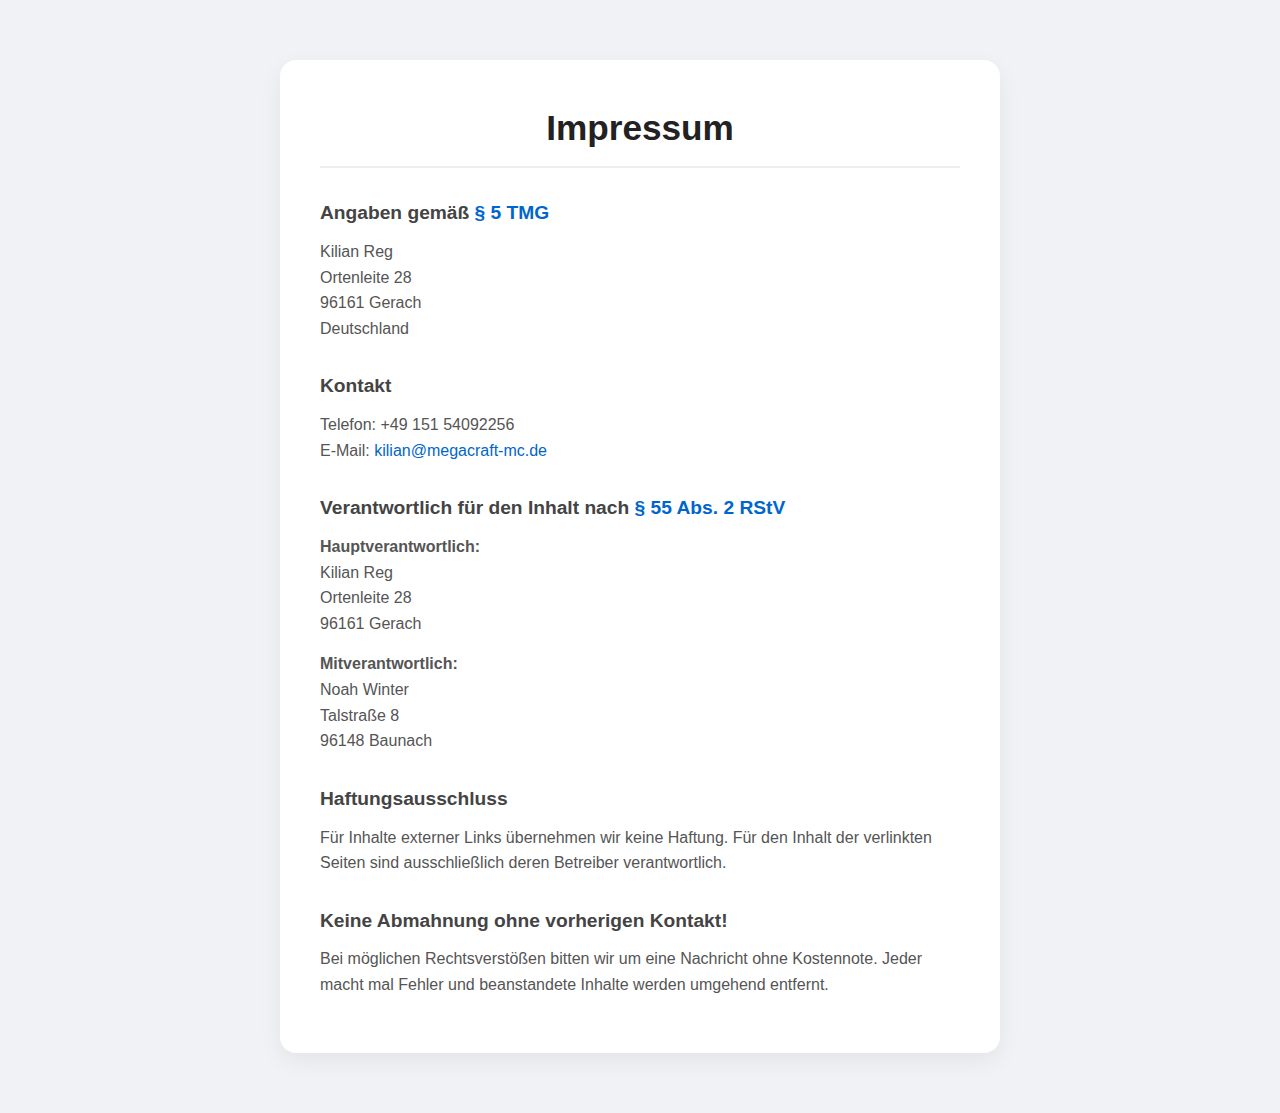
<file: impressum/index.html>
<!DOCTYPE html>
<html lang="de">
<head>
    <meta charset="UTF-8" />
    <meta name="viewport" content="width=device-width, initial-scale=1.0"/>
    <title>Impressum | MegaCraft</title>
    <link rel="stylesheet" href="styles.css" />
    <link rel="icon" href="pics/favicon.ico" type="image/x-icon" />
</head>
<body>
    <main class="wrapper">
        <section class="impressum">
            <h1>Impressum</h1>

            <h2>Angaben gemäß <a href="https://rickert.law/impressumspflicht-nach-%C2%A7-5-tmg/#:~:text=Die%20in%20%C2%A7%205%20Telemediengesetz,Rechtsschutz%20gegen%20Dienstanbieter%20zu%20gew%C3%A4hren." target="_blank">§ 5 TMG</a></h2>
            <p>Kilian Reg<br>Ortenleite 28<br>96161 Gerach<br>Deutschland</p>

            <h2>Kontakt</h2>
            <p>Telefon: +49 151 54092256<br>
            E-Mail: <a href="mailto:kilian@megacraft-mc.de">kilian@megacraft-mc.de</a></p>

            <h2>Verantwortlich für den Inhalt nach <a href="https://lxgesetze.de/rstv/57" target="_blank">§ 55 Abs. 2 RStV</a></h2>
            <p> <strong>Hauptverantwortlich:</strong>
                <br>Kilian Reg<br>Ortenleite 28<br>96161 Gerach
            </p> 
            <p> <strong>Mitverantwortlich:</strong> 
                <br>Noah Winter<br>Talstraße 8<br>96148 Baunach
            </p>

            <h2>Haftungsausschluss</h2>
            <p>Für Inhalte externer Links übernehmen wir keine Haftung. Für den Inhalt der verlinkten Seiten sind ausschließlich deren Betreiber verantwortlich.</p>

            <h2>Keine Abmahnung ohne vorherigen Kontakt!</h2>
            <p>Bei möglichen Rechtsverstößen bitten wir um eine Nachricht ohne Kostennote. Jeder macht mal Fehler und beanstandete Inhalte werden umgehend entfernt.</p>
        </section>
    </main>
</body>
</html>
</file>
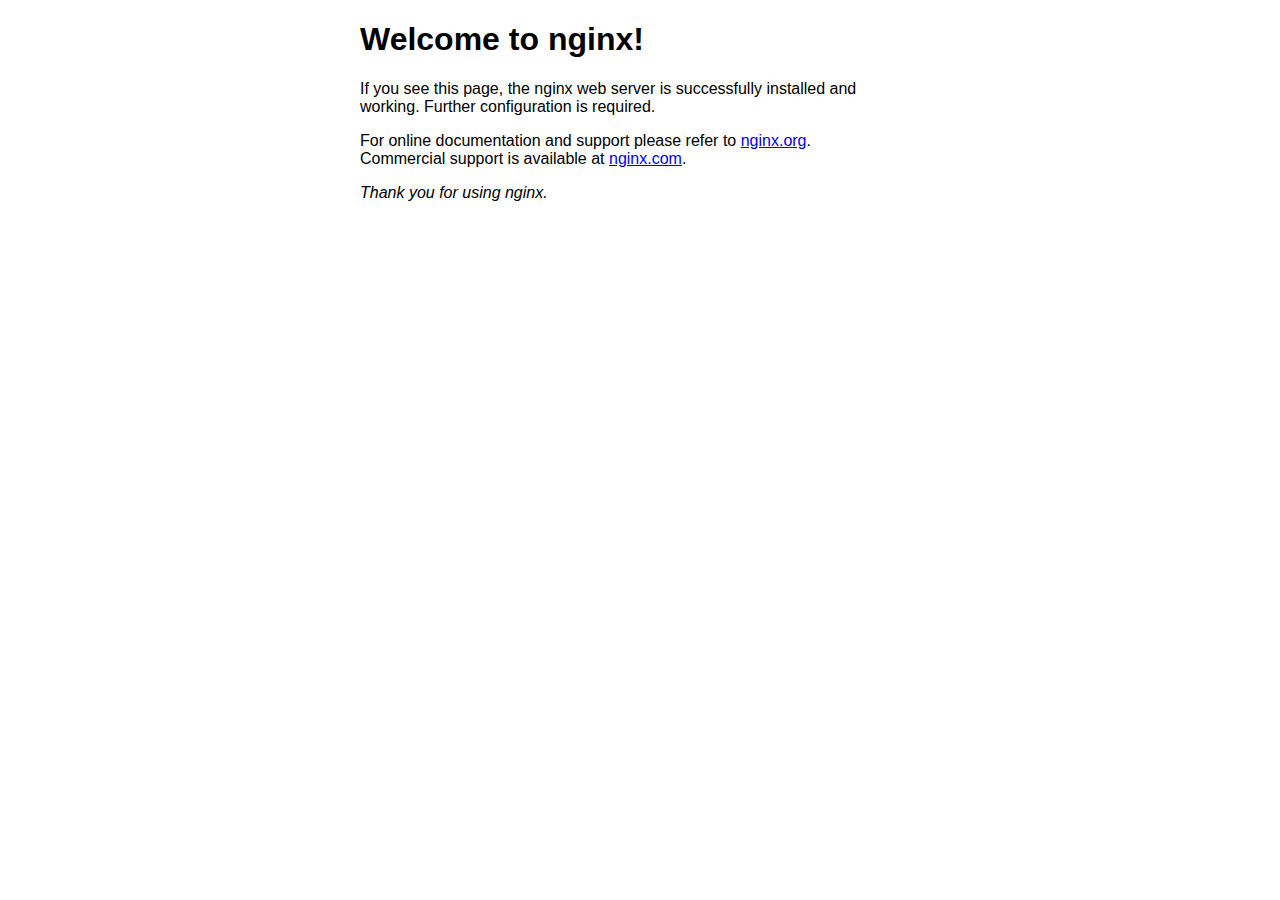
<file: index.nginx-debian.html>
<!DOCTYPE html>
<html>
<head>
<title>Welcome to nginx!</title>
<style>
html { color-scheme: light dark; }
body { width: 35em; margin: 0 auto;
font-family: Tahoma, Verdana, Arial, sans-serif; }
</style>
</head>
<body>
<h1>Welcome to nginx!</h1>
<p>If you see this page, the nginx web server is successfully installed and
working. Further configuration is required.</p>

<p>For online documentation and support please refer to
<a href="http://nginx.org/">nginx.org</a>.<br/>
Commercial support is available at
<a href="http://nginx.com/">nginx.com</a>.</p>

<p><em>Thank you for using nginx.</em></p>
</body>
</html>
</file>
<file: impressum/styles.css>
* {
    box-sizing: border-box;
    margin: 0;
    padding: 0;
}

body {
    font-family: 'Segoe UI', sans-serif;
    background-color: #f0f2f5;
    color: #333;
    line-height: 1.6;
}

.wrapper {
    display: flex;
    justify-content: center;
    align-items: center;
    padding: 60px 20px;
    min-height: 100vh;
}

.impressum {
    background-color: #ffffff;
    padding: 40px;
    max-width: 720px;
    width: 100%;
    border-radius: 16px;
    box-shadow: 0 8px 24px rgba(0, 0, 0, 0.06);
    transition: box-shadow 0.3s ease;
}

.impressum:hover {
    box-shadow: 0 12px 32px rgba(0, 0, 0, 0.08);
}

h1 {
    font-size: 2.2rem;
    margin-bottom: 25px;
    text-align: center;
    color: #222;
    border-bottom: 2px solid #eee;
    padding-bottom: 10px;
}

h2 {
    font-size: 1.2rem;
    margin-top: 30px;
    margin-bottom: 10px;
    color: #444;
    font-weight: 600;
}

p {
    margin-bottom: 15px;
    color: #555;
}

a {
    color: #0066cc;
    text-decoration: none;
}

a:hover {
    text-decoration: underline;
}
</file>
